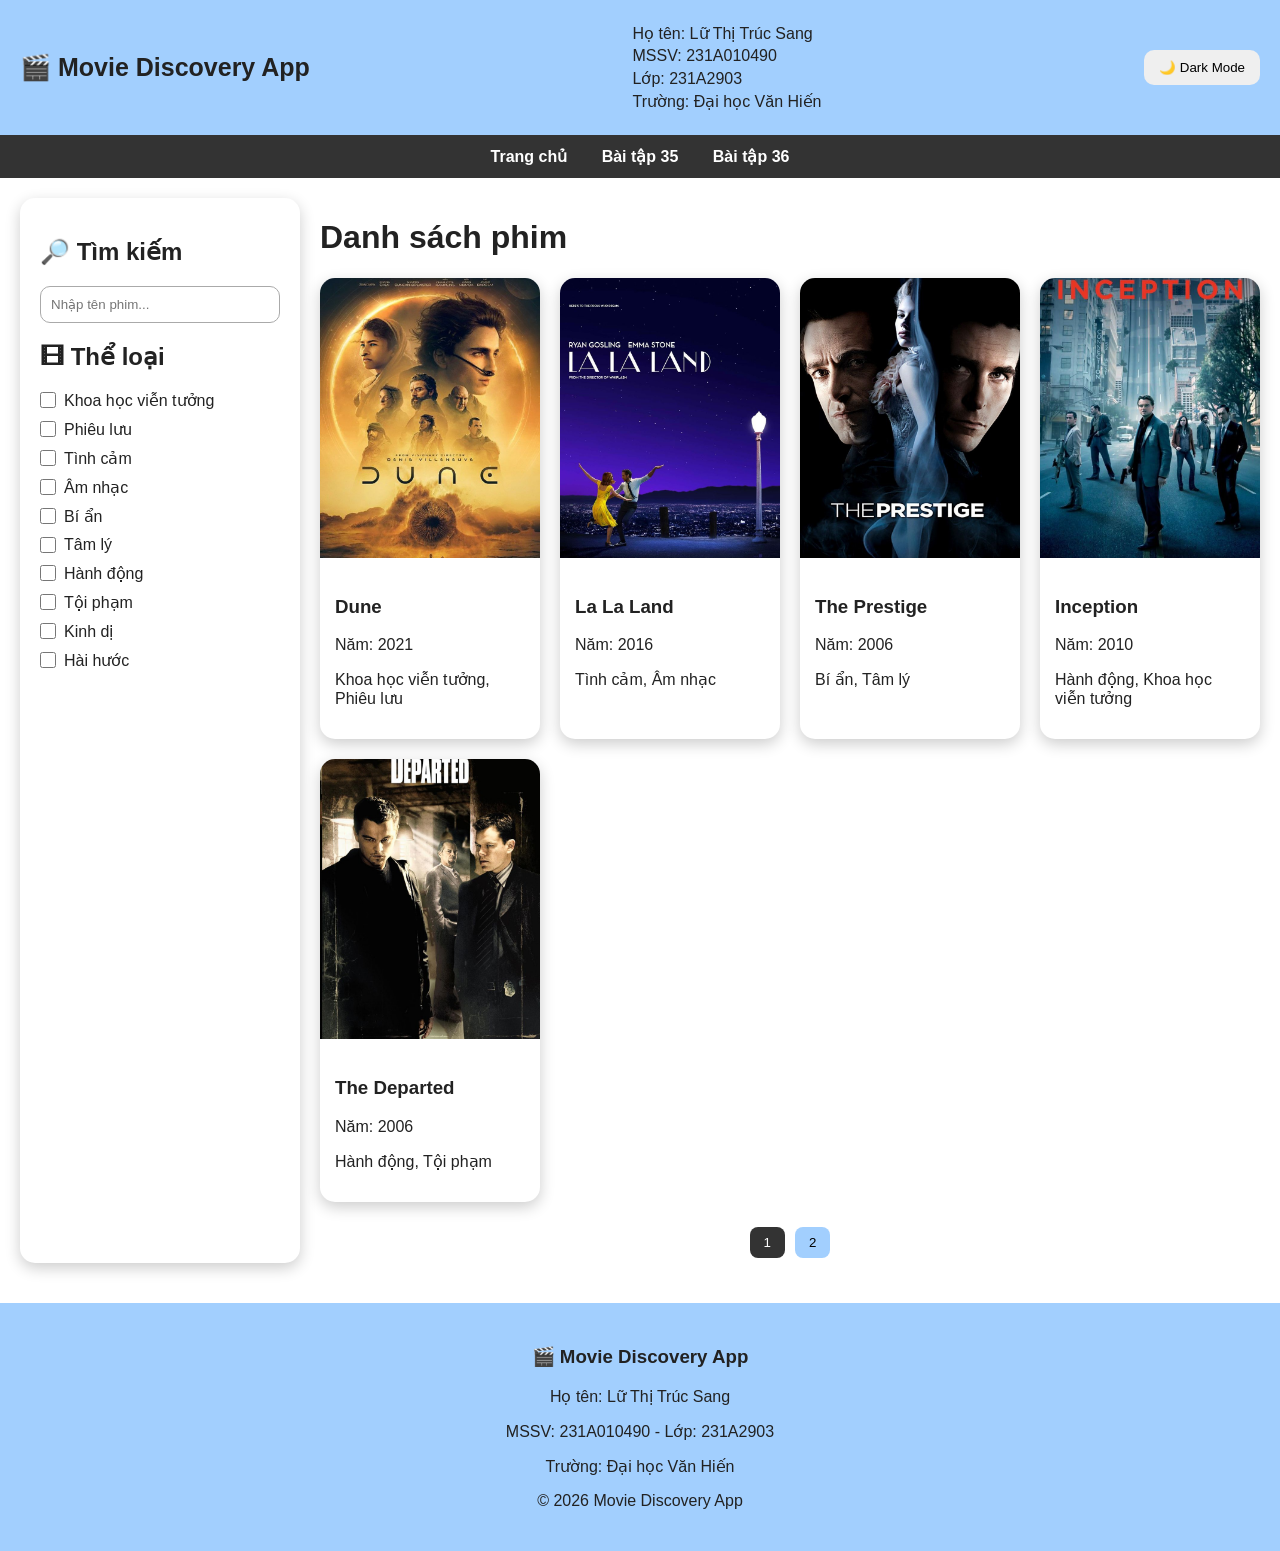
<file: index.html>
<!DOCTYPE html>
<html lang="vi">

<head>

    <meta charset="UTF-8">
    <meta name="viewport" content="width=device-width, initial-scale=1.0">

    <title>
        Movie Discovery App - Lữ Thị Trúc Sang
    </title>

    <link rel="stylesheet" href="css/style.css">

</head>


<body>


    <!-- HEADER -->

    <header class="header">

        <div class="logo">
            🎬 Movie Discovery App
        </div>


        <div class="student">

            <p>Họ tên: Lữ Thị Trúc Sang</p>
            <p>MSSV: 231A010490</p>
            <p>Lớp: 231A2903</p>
            <p>Trường: Đại học Văn Hiến</p>

        </div>


        <button id="darkToggle">
            🌙 Dark Mode
        </button>


    </header>





    <!-- MENU -->

    <nav class="menu">

        <a href="index.html">
            Trang chủ
        </a>


        <a href="baitap35.html">
            Bài tập 35
        </a>


        <a href="baitap36.html">
            Bài tập 36
        </a>


    </nav>







    <!-- MAIN -->

    <div class="container">



        <!-- SIDEBAR -->

        <aside class="sidebar">


            <h2>
                🔎 Tìm kiếm
            </h2>


            <input type="text" id="searchInput" placeholder="Nhập tên phim...">



            <h2>
                🎞 Thể loại
            </h2>


            <div id="genreList">

            </div>



        </aside>








        <!-- MOVIE LIST -->

        <main class="content">


            <h1>
                Danh sách phim
            </h1>


            <div id="movieList" class="movie-grid">

            </div>



            <div id="pagination">

            </div>


        </main>



    </div>







    <!-- MODAL -->


    <div id="movieModal" class="modal">


        <div class="modal-box">


            <span id="closeModal">
                ×
            </span>


            <div id="modalContent">

            </div>


        </div>


    </div>








    <!-- FOOTER -->

    <footer class="footer">


        <h3>
            🎬 Movie Discovery App
        </h3>


        <p>
            Họ tên: Lữ Thị Trúc Sang
        </p>


        <p>
            MSSV: 231A010490 - Lớp: 231A2903
        </p>


        <p>
            Trường: Đại học Văn Hiến
        </p>


        <p>
            © 2026 Movie Discovery App
        </p>



    </footer>





    <script src="js/app.js"></script>


</body>

</html>
</file>
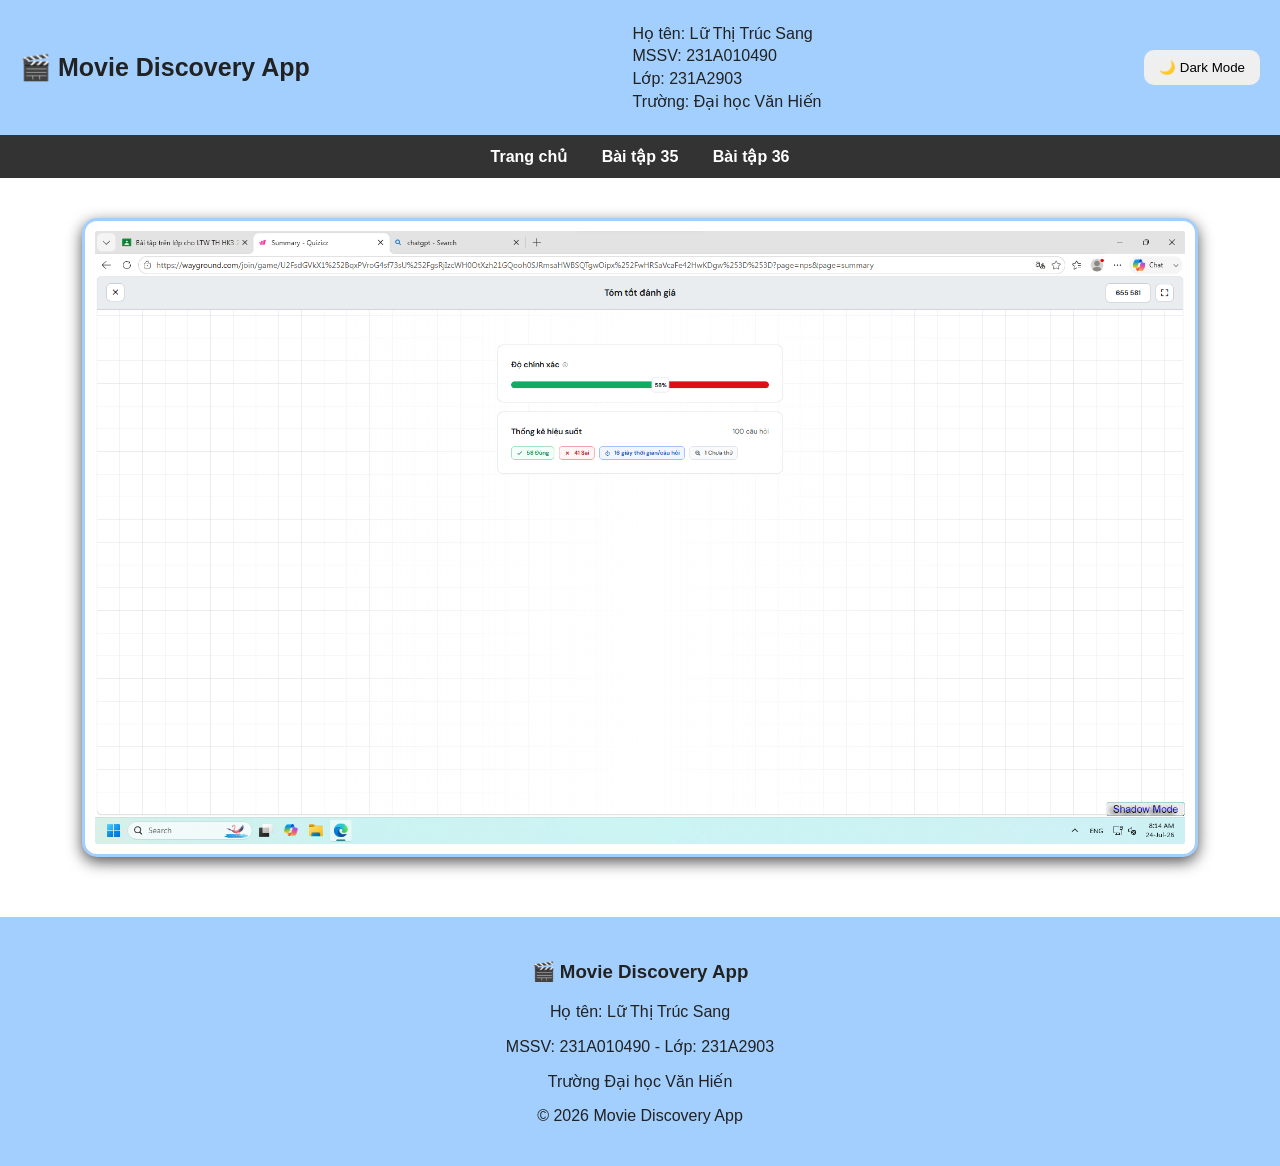
<file: baitap35.html>
<!DOCTYPE html>
<html lang="vi">

<head>

    <meta charset="UTF-8">

    <meta name="viewport" content="width=device-width, initial-scale=1.0">


    <title>
        Bài tập 35 - Lữ Thị Trúc Sang
    </title>


    <link rel="stylesheet" href="css/style.css">


</head>


<body>



    <!-- HEADER -->

    <header class="header">


        <div class="logo">

            🎬 Movie Discovery App

        </div>



        <div class="student">


            <p>
                Họ tên: Lữ Thị Trúc Sang
            </p>


            <p>
                MSSV: 231A010490
            </p>


            <p>
                Lớp: 231A2903
            </p>


            <p>
                Trường: Đại học Văn Hiến
            </p>


        </div>



        <button id="darkToggle">

            🌙 Dark Mode

        </button>



    </header>







    <!-- MENU -->

    <nav class="menu">


        <a href="index.html">

            Trang chủ

        </a>



        <a href="baitap35.html">

            Bài tập 35

        </a>



        <a href="baitap36.html">

            Bài tập 36

        </a>



    </nav>









    <!-- CONTENT -->


    <main class="content">




        <div class="result-box">


            <img src="baitap35/baitap35.png" alt="Kết quả bài tập 35"
                style="max-width:90%;border-radius:15px;box-shadow:0 5px 15px #555;">



        </div>



    </main>








    <!-- FOOTER -->


    <footer class="footer">


        <h3>
            🎬 Movie Discovery App
        </h3>



        <p>
            Họ tên: Lữ Thị Trúc Sang
        </p>


        <p>
            MSSV: 231A010490 - Lớp: 231A2903
        </p>


        <p>
            Trường Đại học Văn Hiến
        </p>


        <p>
            © 2026 Movie Discovery App
        </p>


    </footer>





    <script>


        const btn = document.getElementById("darkToggle");


        if (localStorage.getItem("dark") === "true") {

            document.body.classList.add("dark-mode");

        }



        btn.onclick = function () {


            document.body.classList.toggle("dark-mode");



            localStorage.setItem(

                "dark",

                document.body.classList.contains("dark-mode")

            );


        };



    </script>



</body>


</html>
</file>
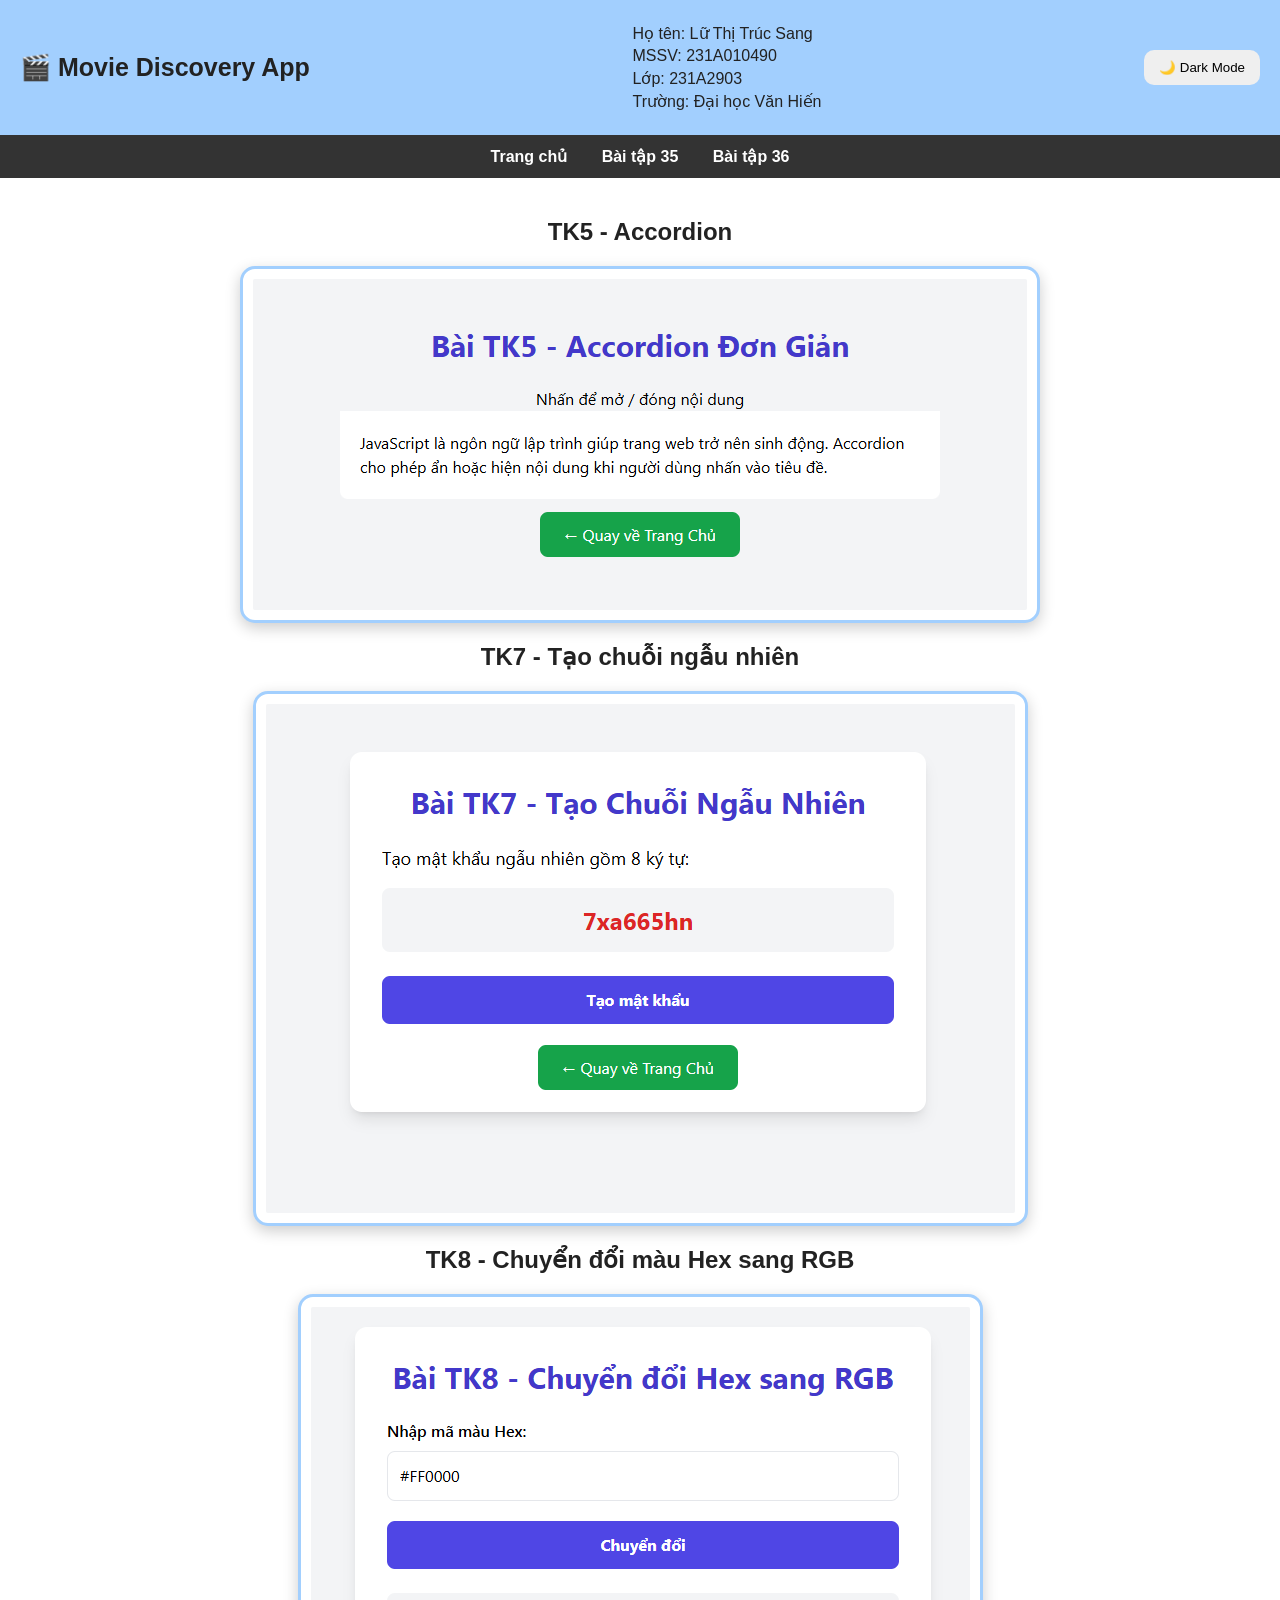
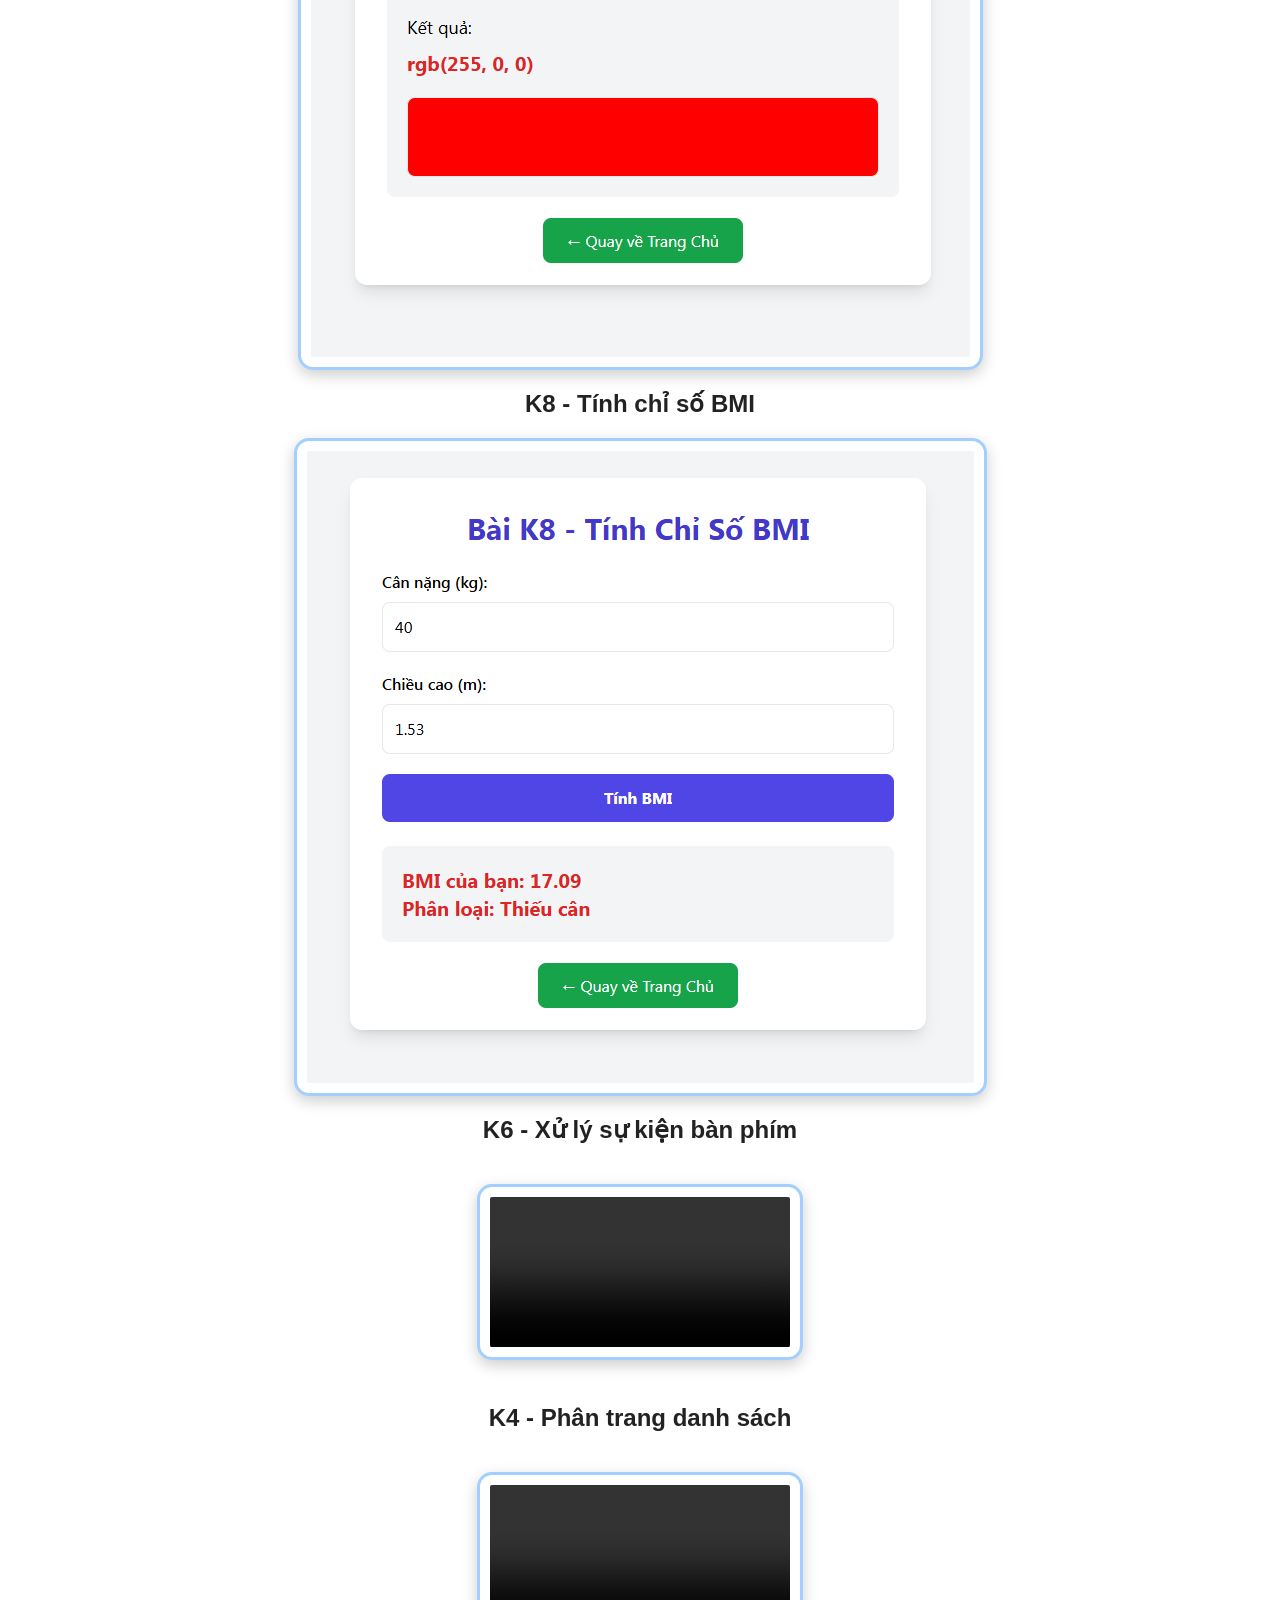
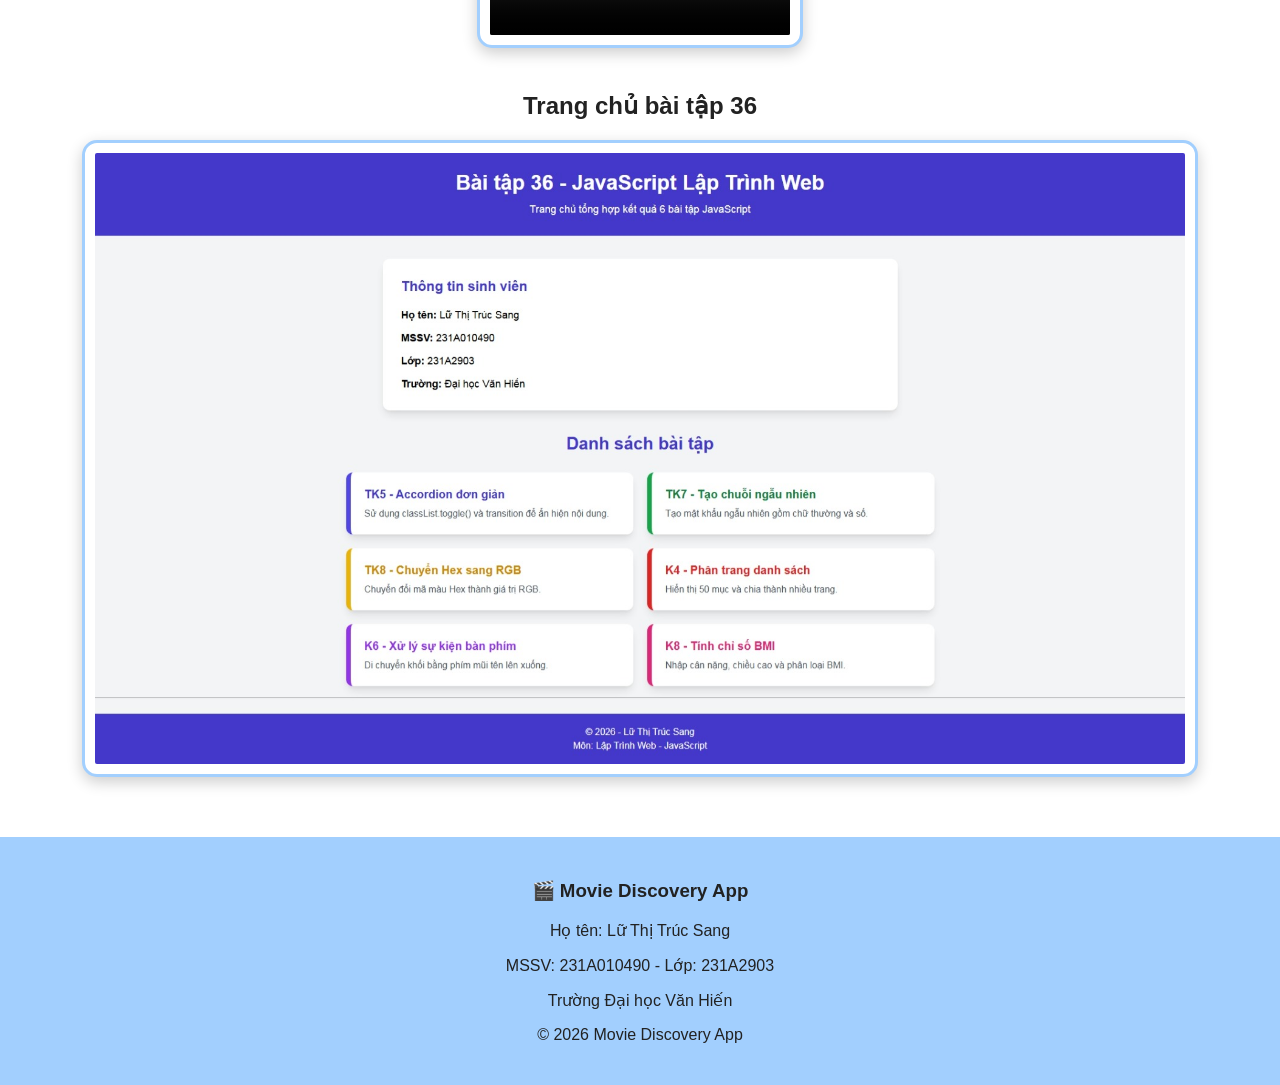
<file: baitap36.html>
<!DOCTYPE html>
<html lang="vi">

<head>

    <meta charset="UTF-8">

    <meta name="viewport" content="width=device-width, initial-scale=1.0">

    <title>
        Bài tập 36 - Lữ Thị Trúc Sang
    </title>

    <link rel="stylesheet" href="css/style.css">

</head>


<body>


    <header class="header">


        <div class="logo">
            🎬 Movie Discovery App
        </div>


        <div class="student">

            <p>Họ tên: Lữ Thị Trúc Sang</p>
            <p>MSSV: 231A010490</p>
            <p>Lớp: 231A2903</p>
            <p>Trường: Đại học Văn Hiến</p>

        </div>


        <button id="darkToggle">
            🌙 Dark Mode
        </button>


    </header>




    <nav class="menu">

        <a href="index.html">
            Trang chủ
        </a>


        <a href="baitap35.html">
            Bài tập 35
        </a>


        <a href="baitap36.html">
            Bài tập 36
        </a>

    </nav>







    <main class="content">


        



        <div class="result-box">



            <h2 class="page-title">
                TK5 - Accordion
            </h2>


            <img src="baitap36/TK5.png">



            <h2 class="page-title">
                TK7 - Tạo chuỗi ngẫu nhiên
            </h2>


            <img src="baitap36/TK7.png">





            <h2 class="page-title">
                TK8 - Chuyển đổi màu Hex sang RGB
            </h2>


            <img src="baitap36/TK8.png">





            <h2 class="page-title">
                K8 - Tính chỉ số BMI
            </h2>


            <img src="baitap36/K8.png">





            <h2 class="page-title">
                K6 - Xử lý sự kiện bàn phím
            </h2>


            <video controls>

                <source src="baitap36/K6.mp4" type="video/mp4">

            </video>





            <h2 class="page-title">
                K4 - Phân trang danh sách
            </h2>


            <video controls>

                <source src="baitap36/K4.mp4" type="video/mp4">

            </video>





            <h2 class="page-title">
                Trang chủ bài tập 36
            </h2>



            <img src="baitap36/trangchu.jpeg" alt="Trang chủ bài tập 36">



        </div>



    </main>






    <footer class="footer">

        <h3>
            🎬 Movie Discovery App
        </h3>


        <p>
            Họ tên: Lữ Thị Trúc Sang
        </p>


        <p>
            MSSV: 231A010490 - Lớp: 231A2903
        </p>


        <p>
            Trường Đại học Văn Hiến
        </p>


        <p>
            © 2026 Movie Discovery App
        </p>


    </footer>






    <script>

        const btn = document.getElementById("darkToggle");


        if (localStorage.getItem("dark") === "true") {

            document.body.classList.add("dark-mode");

        }



        btn.onclick = function () {

            document.body.classList.toggle("dark-mode");


            localStorage.setItem(
                "dark",
                document.body.classList.contains("dark-mode")
            );


        };



    </script>



</body>

</html>
</file>
<file: css/style.css>
/* =====================
   VARIABLES
===================== */

:root {

    --main-color: #a2cffe;

    --bg-color: white;

    --text-color: #222;

    --card-color: white;

    --header-color: #a2cffe;

    --shadow: 0 5px 15px rgba(0, 0, 0, 0.2);

}



body.dark-mode {

    --bg-color: #121212;

    --text-color: white;

    --card-color: #1e1e1e;

    --header-color: #222;

}



/* =====================
   RESET
===================== */


* {

    box-sizing: border-box;

    font-family: Arial, Helvetica, sans-serif;

}



body {

    margin: 0;

    background: var(--bg-color);

    color: var(--text-color);

    transition: .3s;

}







/* =====================
 HEADER
===================== */


.header {


    background: var(--header-color);

    padding: 20px;

    display: flex;

    justify-content: space-between;

    align-items: center;

    flex-wrap: wrap;


}



.logo {


    font-size: 25px;

    font-weight: bold;


}



.student p {

    margin: 4px;

}



#darkToggle {


    padding: 10px 15px;

    border: none;

    border-radius: 10px;

    cursor: pointer;


}






/* =====================
 MENU
===================== */


.menu {


    background: #333;

    padding: 12px;

    text-align: center;


}



.menu a {


    color: white;

    text-decoration: none;

    margin: 0 15px;

    font-weight: bold;


}



.menu a:hover {


    color: #a2cffe;


}







/* =====================
 MAIN LAYOUT
===================== */


.container {


    display: grid;

    grid-template-columns: 280px 1fr;

    gap: 20px;

    padding: 20px;


}







/* =====================
 SIDEBAR
===================== */


.sidebar {


    background: var(--card-color);

    padding: 20px;

    border-radius: 15px;

    box-shadow: var(--shadow);


}



.sidebar input[type="text"] {


    width: 100%;

    padding: 10px;

    border-radius: 10px;

    border: 1px solid #aaa;


}





/* checkbox */

.sidebar label {


    display: flex;

    align-items: center;

    gap: 8px;

    margin: 10px 0;

    cursor: pointer;


}



.sidebar input[type="checkbox"] {


    width: 16px;

    height: 16px;

    margin: 0;


}







/* =====================
 MOVIE CARD
===================== */


.movie-grid {


    display: grid;

    grid-template-columns: repeat(auto-fill, minmax(200px, 1fr));

    gap: 20px;


}




.movie-card {


    background: var(--card-color);

    border-radius: 15px;

    overflow: hidden;

    box-shadow: var(--shadow);

    cursor: pointer;

    transition: .3s;


}



.movie-card:hover {


    transform: scale(1.05);


}



.movie-card img {


    width: 100%;

    height: 280px;

    object-fit: cover;


}



.movie-info {


    padding: 15px;


}







/* =====================
 PAGINATION
===================== */


#pagination {


    text-align: center;

    margin-top: 20px;


}



#pagination button {


    padding: 8px 14px;

    margin: 5px;

    border: none;

    border-radius: 8px;

    background: #a2cffe;

    cursor: pointer;


}



#pagination button.active {


    background: #333;

    color: white;


}







/* =====================
 MODAL
===================== */


.modal {


    display: none;

    position: fixed;

    inset: 0;

    background: rgba(0, 0, 0, .7);

    justify-content: center;

    align-items: center;


}



.modal-box {


    width: 80%;

    max-width: 600px;

    background: var(--card-color);

    color: var(--text-color);

    padding: 25px;

    border-radius: 15px;

    position: relative;


}



#closeModal {


    position: absolute;

    right: 20px;

    top: 10px;

    font-size: 30px;

    cursor: pointer;


}







/* =====================
 BAI TAP 35 + 36
===================== */


.result-box {


    text-align: center;

    padding: 20px;


}



.result-box img {


    display: block;

    max-width: 90%;

    margin: 20px auto;

    border-radius: 15px;

    padding: 10px;

    background: white;

    border: 3px solid #a2cffe;

    box-shadow: 0 5px 15px rgba(0, 0, 0, .2);


}



.result-box video {


    max-width: 90%;

    margin: 20px auto;

    border-radius: 15px;

    padding: 10px;

    background: white;

    border: 3px solid #a2cffe;

    box-shadow: 0 5px 15px rgba(0, 0, 0, .2);


}







/* =====================
 FOOTER
===================== */


.footer {


    background: var(--header-color);

    text-align: center;

    padding: 25px;

    margin-top: 20px;


}







/* =====================
 RESPONSIVE
===================== */


@media(max-width:768px) {


    .container {


        grid-template-columns: 1fr;


    }



    .header {


        flex-direction: column;

        text-align: center;


    }



    .movie-grid {


        grid-template-columns: repeat(2, 1fr);


    }



}




@media(max-width:480px) {


    .movie-grid {


        grid-template-columns: 1fr;


    }


}
</file>
